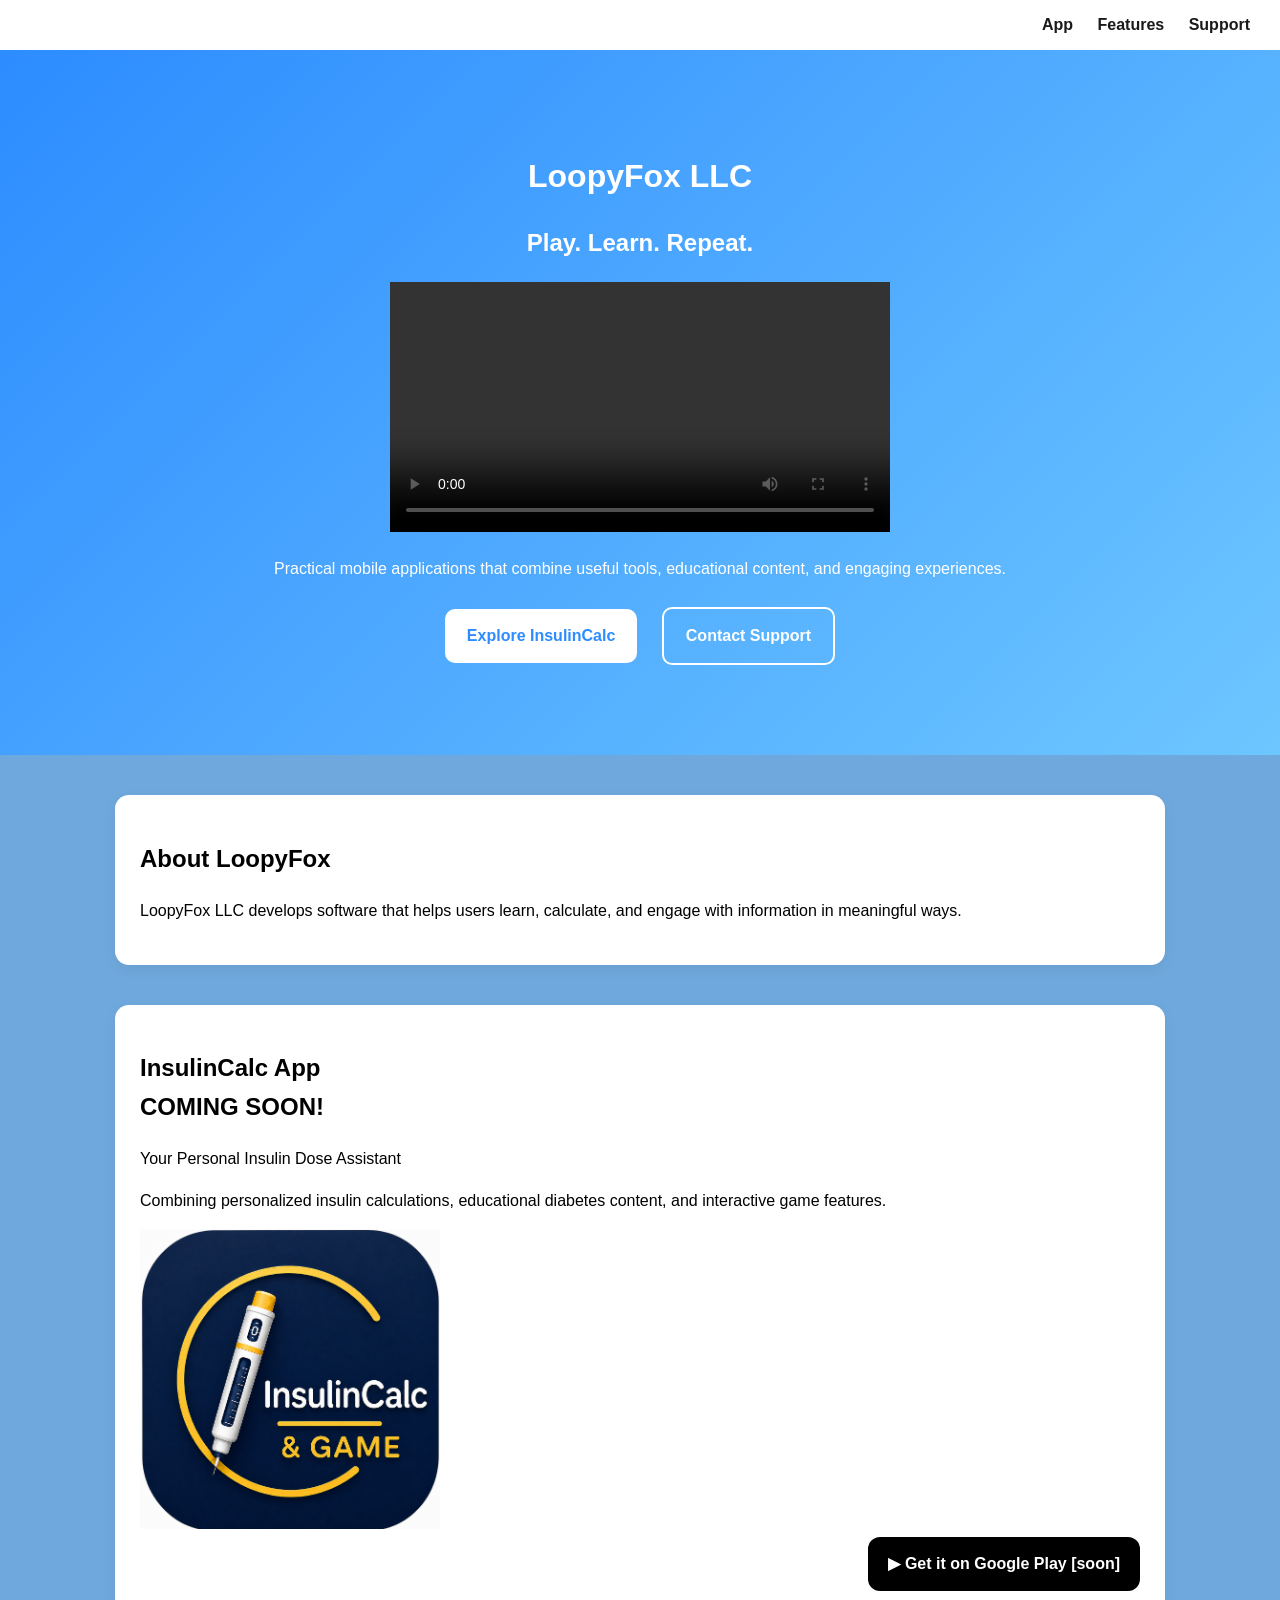
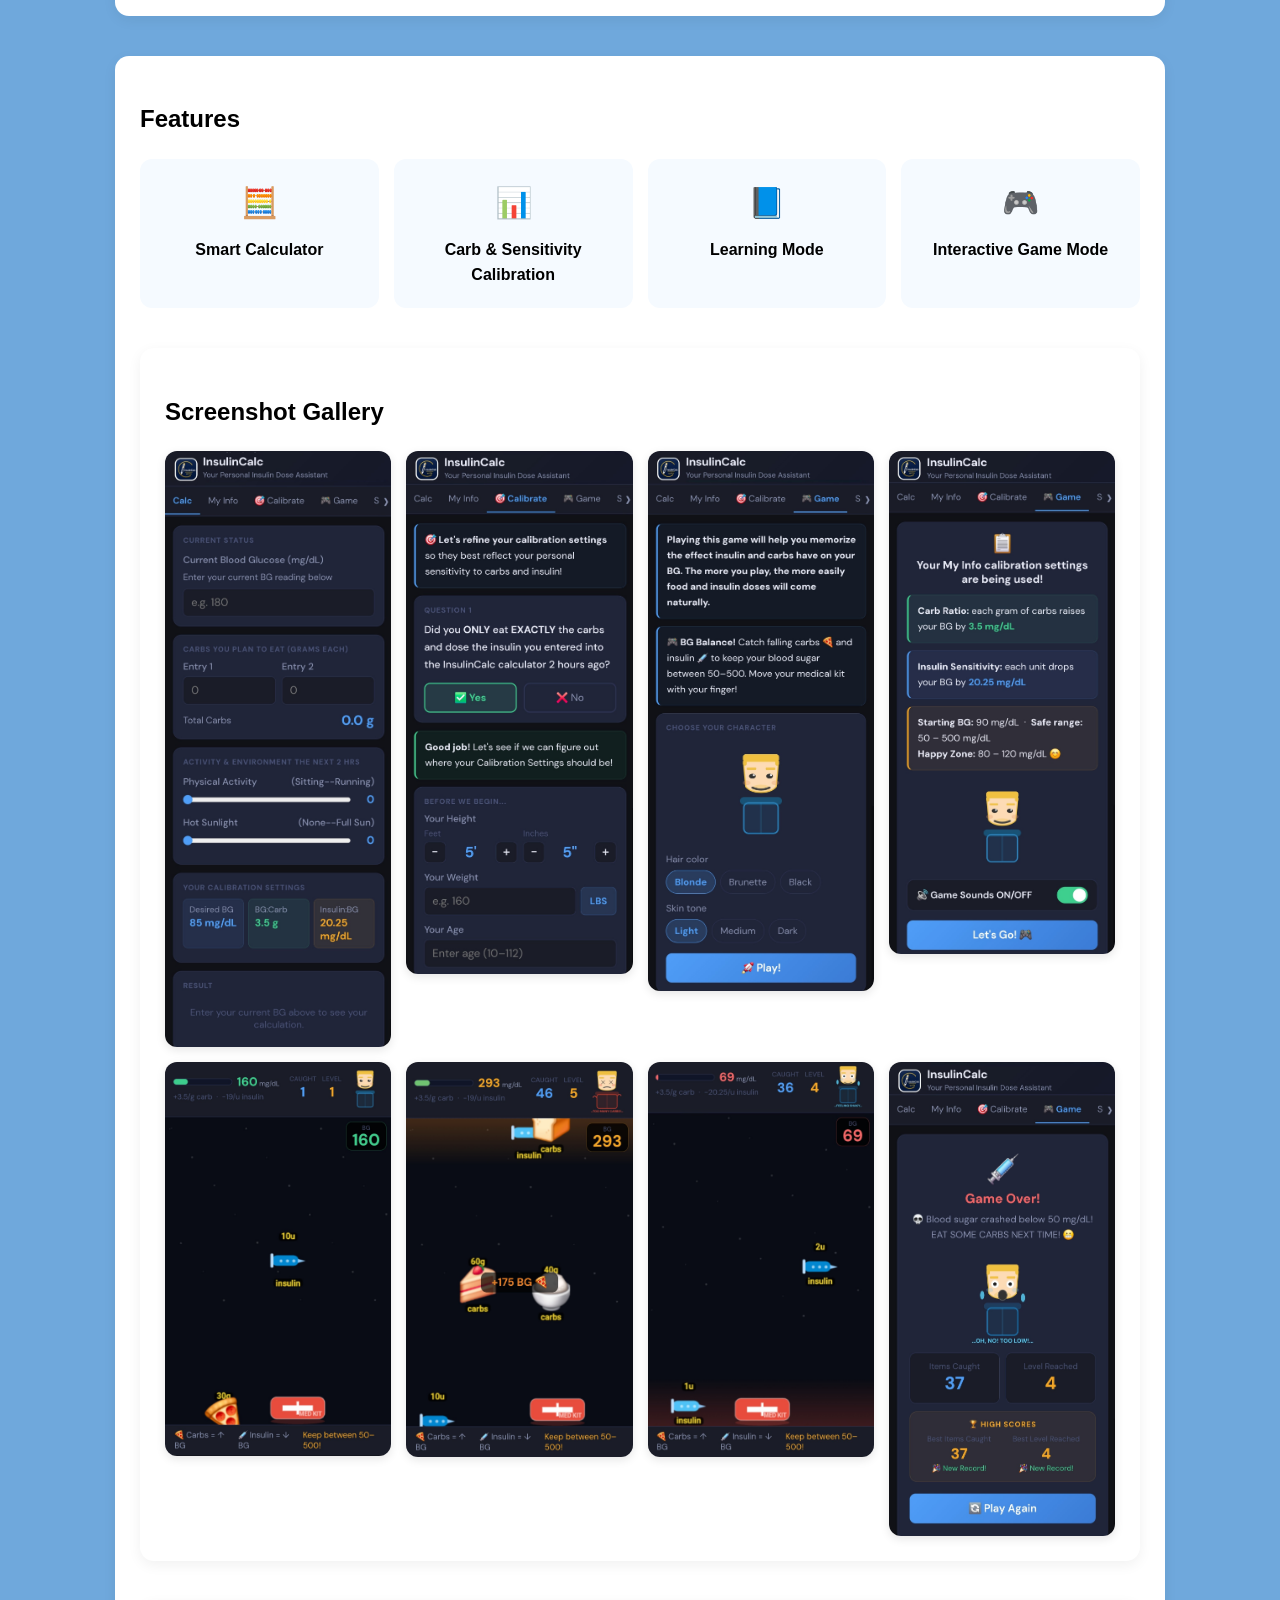
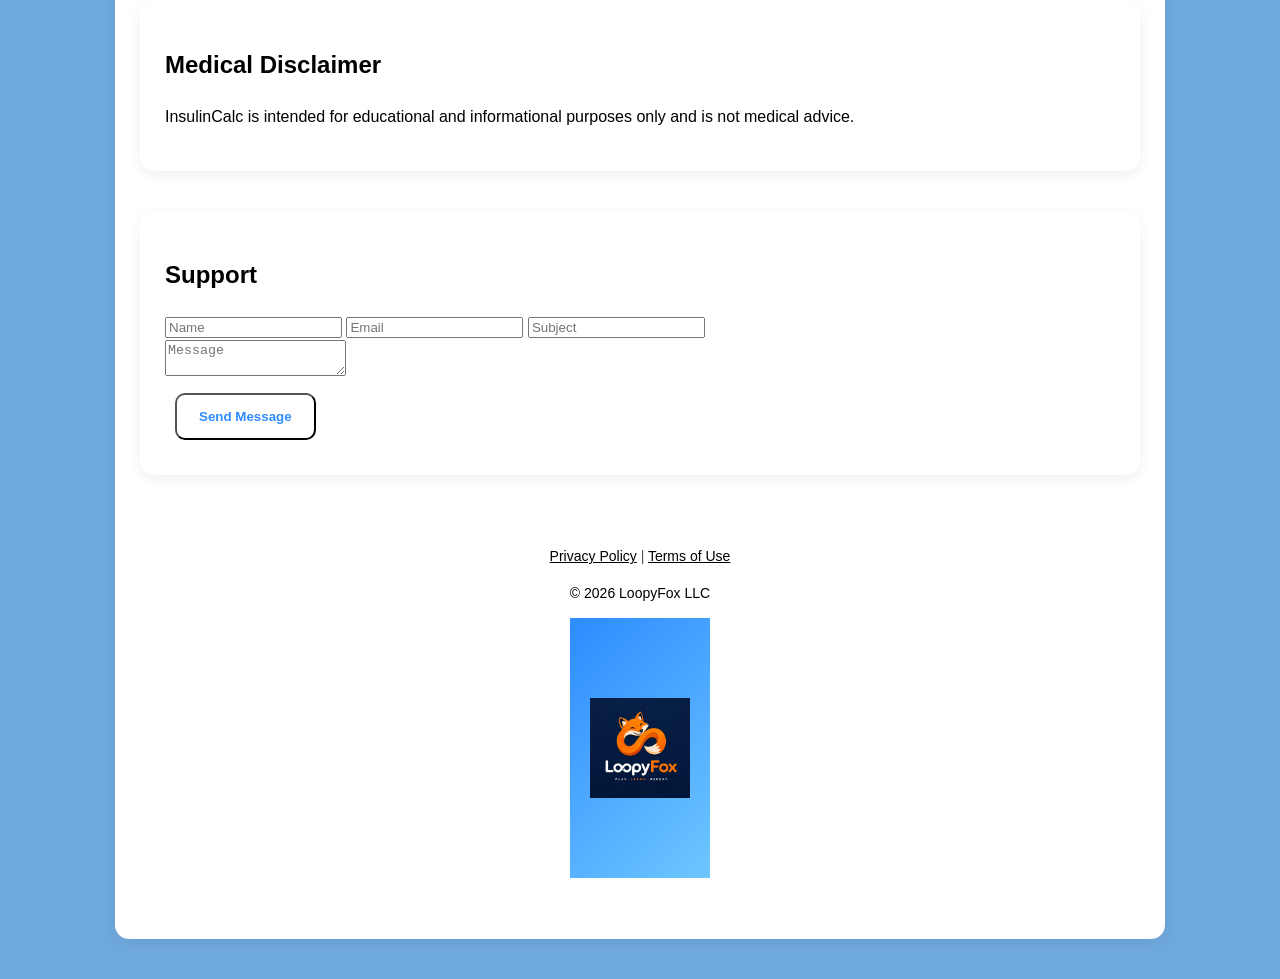
<file: index.html>
<!DOCTYPE html>
<html lang="en">
<head>
<meta charset="UTF-8">
<meta name="viewport" content="width=device-width, initial-scale=1.0">
<title>LoopyFox LLC</title>
<link rel="stylesheet" href="css/style.css">
</head>
<body>
<nav>
  <div><strong>LoopyFox</strong></div>
  <div>
    <a href="#app">App</a>
    <a href="#features">Features</a>
    <a href="#support">Support</a>
  </div>
</nav>
<header class="hero">
<h1>LoopyFox LLC</h1>
<h2>Play. Learn. Repeat.</h2>

    <video controls playsinline class="responsive-video">
      <source src="images/LogoFoxWink.mp4" type="video/mp4">
    </video>
  
<p>Practical mobile applications that combine useful tools, educational content, and engaging experiences.</p>
<a href="#app" class="btn">Explore InsulinCalc</a>
<a href="#support" class="btn secondary">Contact Support</a>
</header>

<section>
<h2>About LoopyFox</h2>
<p>LoopyFox LLC develops software that helps users learn, calculate, and engage with information in meaningful ways.</p>
</section>

<section id="app">
<h2>InsulinCalc App
<span class="sub">COMING SOON!</span>
  </h2>
<p>Your Personal Insulin Dose Assistant</p>
<p>Combining personalized insulin calculations, educational diabetes content, and interactive game features.</p>
  <img src="images/insulincalc_game_logo.png" width="300">
<div class="play-btn-container">
    <a href="#" class="play-btn">
        ▶ Get it on Google Play [soon]
    </a>
</div>
</section>

<section id="features">
<h2>Features</h2>
<div class="features">
  <div class="feature">
    <span>🧮</span>
    Smart Calculator
  </div>
  <div class="feature">
    <span>📊</span>
    Carb & Sensitivity Calibration
  </div>
  <div class="feature">
    <span>📘</span>
    Learning Mode
  </div>
  <div class="feature">
    <span>🎮</span>
    Interactive Game Mode
  </div>
</div>

<section>
<h2>Screenshot Gallery</h2>
<div class="gallery">
  <img src="images/calc_tab.jpg" width="300">
  <img src="images/calibrate_tab.jpg" width="300">
  <img src="images/game_intro_choose_avatar.jpg" width="300">
  <img src="images/game_intro_lets_go.jpg" width="300">
  <img src="images/game_in_the_zone.jpg" width="300">
  <img src="images/game_bg_getting_high.jpg" width="300">
  <img src="images/game_bg_going_low.jpg" width="300">
  <img src="images/game_over_too_low.jpg" width="300">
</div></section>

<section>
<h2>Medical Disclaimer</h2>
<p>InsulinCalc is intended for educational and informational purposes only and is not medical advice.</p>
</section>

<section id="support">
  <h2>Support</h2>
  <form action="https://formsubmit.co/4InsulinCalc@gmail.com" method="POST">
    <input
      type="text"
      name="name"
      placeholder="Name"
      required>
    <input
      type="email"
      name="email"
      placeholder="Email"
      required>
    <input
      type="text"
      name="subject"
      placeholder="Subject">
    
    <br>
    
    <textarea
      name="message"
      placeholder="Message"></textarea>
    
    <br>
    
    <button type="submit" class="btn">Send Message</button>
  </form>
</section>
<footer>
<a href="privacy.html">Privacy Policy</a> |
<a href="terms.html">Terms of Use</a>
<p>© 2026 LoopyFox LLC</p>
  <img src="images/loopyfox_logo_official.png" class="hero img" alt="InsulinCalc Logo" width=100>
</footer>
</body>
</html>
</file>
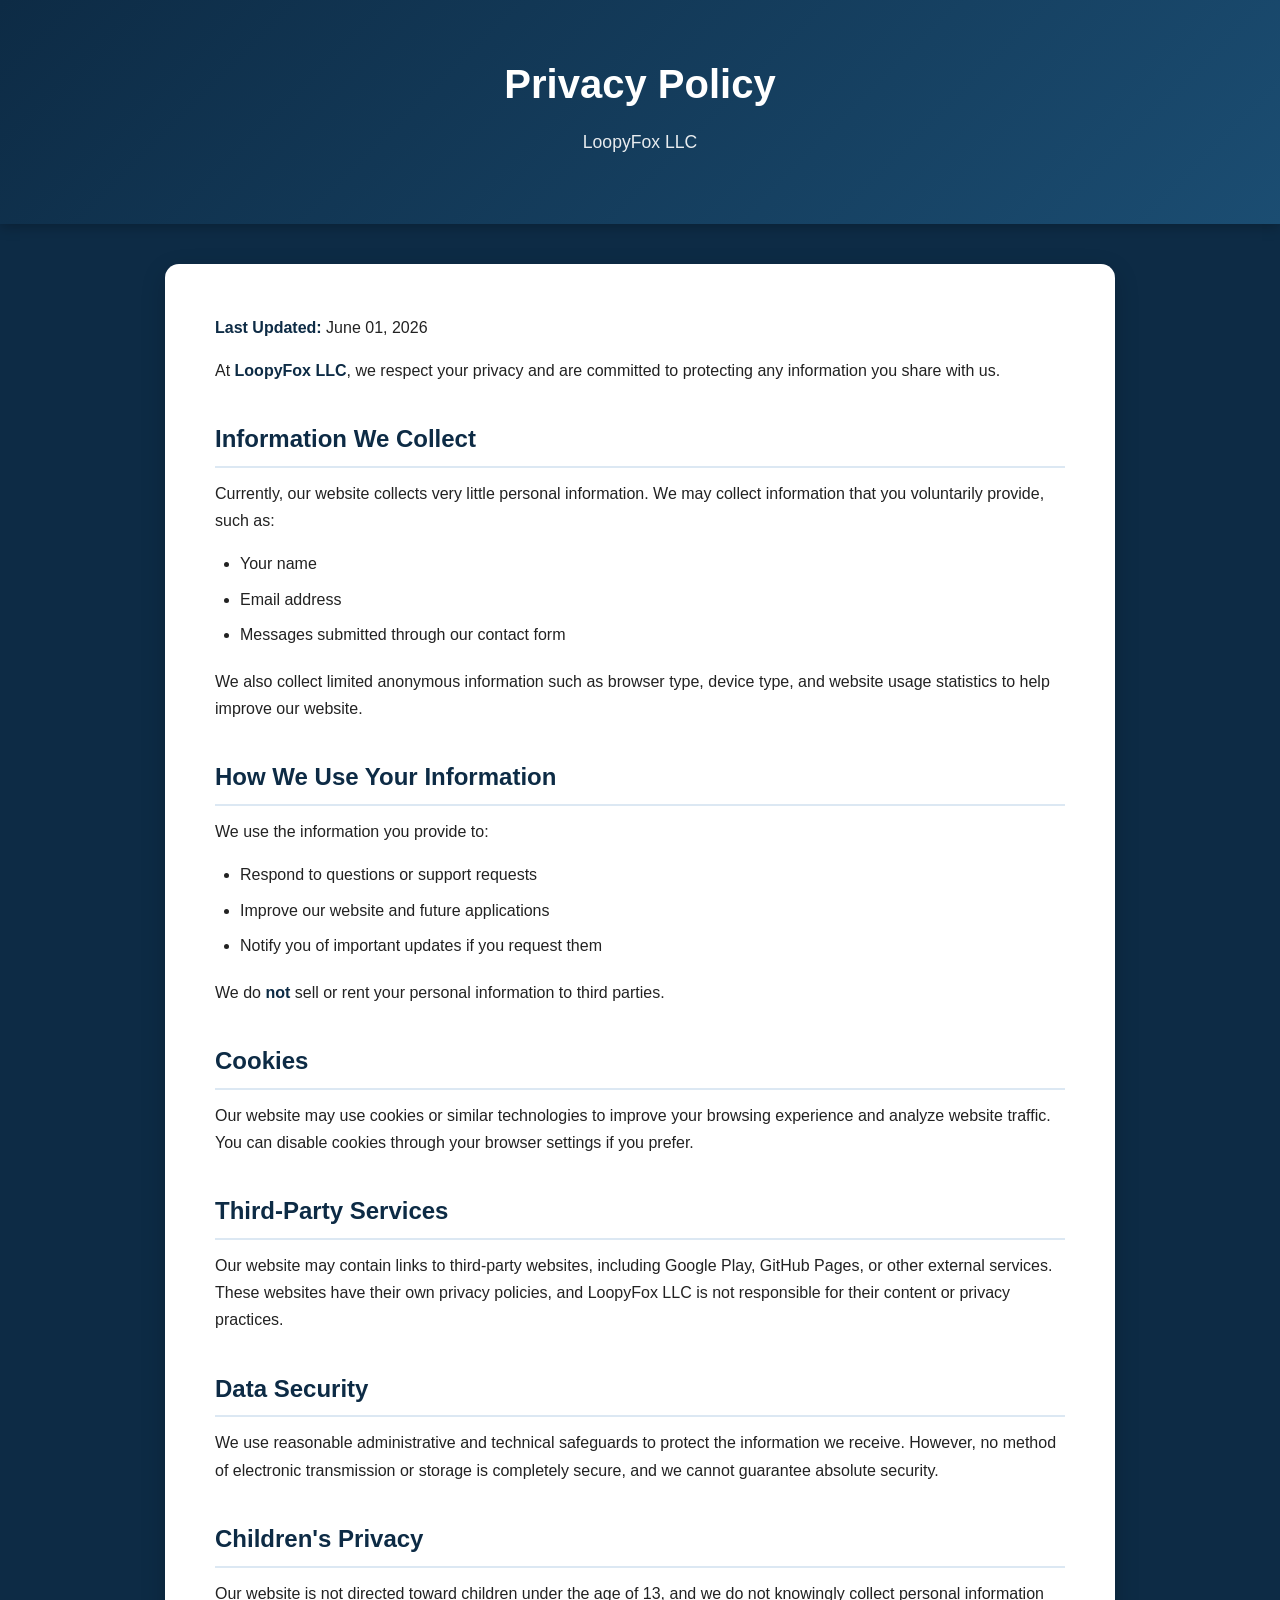
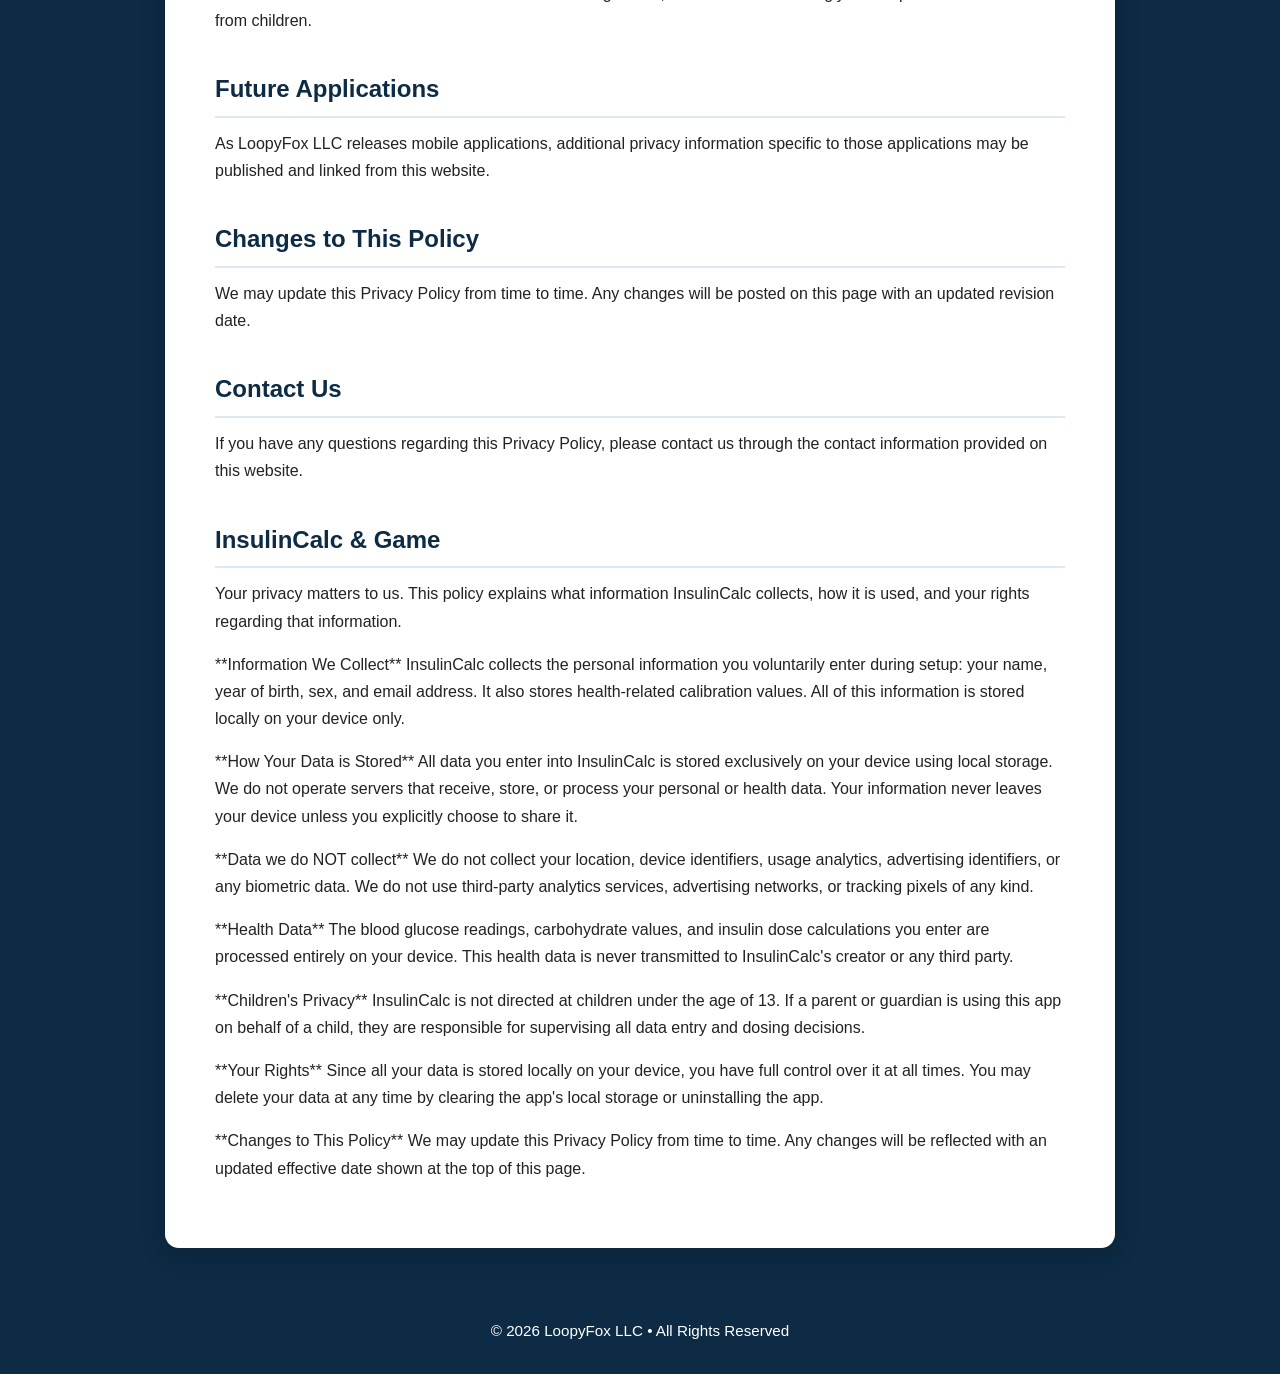
<file: privacy.html>
<!DOCTYPE html>
<html lang="en">
<head>
<meta charset="UTF-8">
<meta name="viewport" content="width=device-width, initial-scale=1.0">

<title>Privacy Policy | LoopyFox LLC</title>

<style>

*{
    margin:0;
    padding:0;
    box-sizing:border-box;
}

body{
    font-family:Arial, Helvetica, sans-serif;
    background:#0d2b45;
    color:#222;
    line-height:1.7;
}

header{
    background:linear-gradient(135deg,#0d2b45,#1b4d72);
    color:white;
    padding:50px 20px;
    text-align:center;
    box-shadow:0 3px 12px rgba(0,0,0,.25);
}

header h1{
    font-size:2.5rem;
    margin-bottom:10px;
}

header p{
    font-size:1.1rem;
    opacity:.9;
}

.container{
    max-width:950px;
    margin:40px auto;
    background:white;
    padding:50px;
    border-radius:14px;
    box-shadow:0 8px 25px rgba(0,0,0,.18);
}

h2{
    color:#0d2b45;
    margin-top:35px;
    margin-bottom:12px;
    border-bottom:2px solid #dce8f3;
    padding-bottom:6px;
}

p{
    margin-bottom:16px;
}

ul{
    margin-left:25px;
    margin-bottom:20px;
}

li{
    margin-bottom:8px;
}

strong{
    color:#0d2b45;
}

footer{
    text-align:center;
    color:white;
    padding:30px;
    margin-top:40px;
    font-size:.95rem;
}

a{
    color:#1b6ec2;
    text-decoration:none;
}

a:hover{
    text-decoration:underline;
}

@media (max-width:768px){

.container{
    margin:20px;
    padding:30px;
}

header h1{
    font-size:2rem;
}

}

</style>

</head>

<body>

<header>
    <h1>Privacy Policy</h1>
    <p>LoopyFox LLC</p>
</header>

<div class="container">

<p><strong>Last Updated:</strong> June 01, 2026</p>

<p>
At <strong>LoopyFox LLC</strong>, we respect your privacy and are committed
to protecting any information you share with us.
</p>

<h2>Information We Collect</h2>

<p>
Currently, our website collects very little personal information.
We may collect information that you voluntarily provide, such as:
</p>

<ul>
    <li>Your name</li>
    <li>Email address</li>
    <li>Messages submitted through our contact form</li>
</ul>

<p>
We also collect limited anonymous information such as browser type,
device type, and website usage statistics to help improve our website.
</p>

<h2>How We Use Your Information</h2>

<p>We use the information you provide to:</p>

<ul>
    <li>Respond to questions or support requests</li>
    <li>Improve our website and future applications</li>
    <li>Notify you of important updates if you request them</li>
</ul>

<p>
We do <strong>not</strong> sell or rent your personal information
to third parties.
</p>

<h2>Cookies</h2>

<p>
Our website may use cookies or similar technologies to improve your
browsing experience and analyze website traffic. You can disable cookies
through your browser settings if you prefer.
</p>

<h2>Third-Party Services</h2>

<p>
Our website may contain links to third-party websites, including
Google Play, GitHub Pages, or other external services.
These websites have their own privacy policies, and LoopyFox LLC
is not responsible for their content or privacy practices.
</p>

<h2>Data Security</h2>

<p>
We use reasonable administrative and technical safeguards to protect the
information we receive. However, no method of electronic transmission or
storage is completely secure, and we cannot guarantee absolute security.
</p>

<h2>Children's Privacy</h2>

<p>
Our website is not directed toward children under the age of 13, and
we do not knowingly collect personal information from children.
</p>

<h2>Future Applications</h2>

<p>
As LoopyFox LLC releases mobile applications, additional privacy
information specific to those applications may be published and linked
from this website.
</p>

<h2>Changes to This Policy</h2>

<p>
We may update this Privacy Policy from time to time.
Any changes will be posted on this page with an updated revision date.
</p>

<h2>Contact Us</h2>

<p>
If you have any questions regarding this Privacy Policy,
please contact us through the contact information provided
on this website.
</p>


<h2>InsulinCalc & Game</h2>
        <p
          style={{ fontSize: 14, color: theme.textSecondary, lineHeight: 1.7 }}
        >
          Your privacy matters to us. This policy explains what information
          InsulinCalc collects, how it is used, and your rights regarding that
          information.
        </p>

        <p>
        **Information We Collect**
        InsulinCalc collects the personal information you voluntarily enter during setup: your name, year of birth, sex, and email address. It also stores health-related calibration values. All of this information is stored locally on your device only.
        </p>
        <p>
        **How Your Data is Stored**
        All data you enter into InsulinCalc is stored exclusively on your device using local storage. We do not operate servers that receive, store, or process your personal or health data. Your information never leaves your device unless you explicitly choose to share it.
        </p>
        <p>
        **Data we do NOT collect**
        We do not collect your location, device identifiers, usage analytics, advertising identifiers, or any biometric data. We do not use third-party analytics services, advertising networks, or tracking pixels of any kind.
        </p>
        <p>
        **Health Data**
        The blood glucose readings, carbohydrate values, and insulin dose calculations you enter are processed entirely on your device. This health data is never transmitted to InsulinCalc's creator or any third party.
        </p>
        <p>
        **Children's Privacy**
        InsulinCalc is not directed at children under the age of 13. If a parent or guardian is using this app on behalf of a child, they are responsible for supervising all data entry and dosing decisions.
        </p>
        <p>
        **Your Rights**
        Since all your data is stored locally on your device, you have full control over it at all times. You may delete your data at any time by clearing the app's local storage or uninstalling the app.
        </p>
        <p>
        **Changes to This Policy**
        We may update this Privacy Policy from time to time. Any changes will be reflected with an updated effective date shown at the top of this page.
        </p>
</div>

<footer>
    © 2026 LoopyFox LLC • All Rights Reserved
</footer>

</body>
</html>
</file>
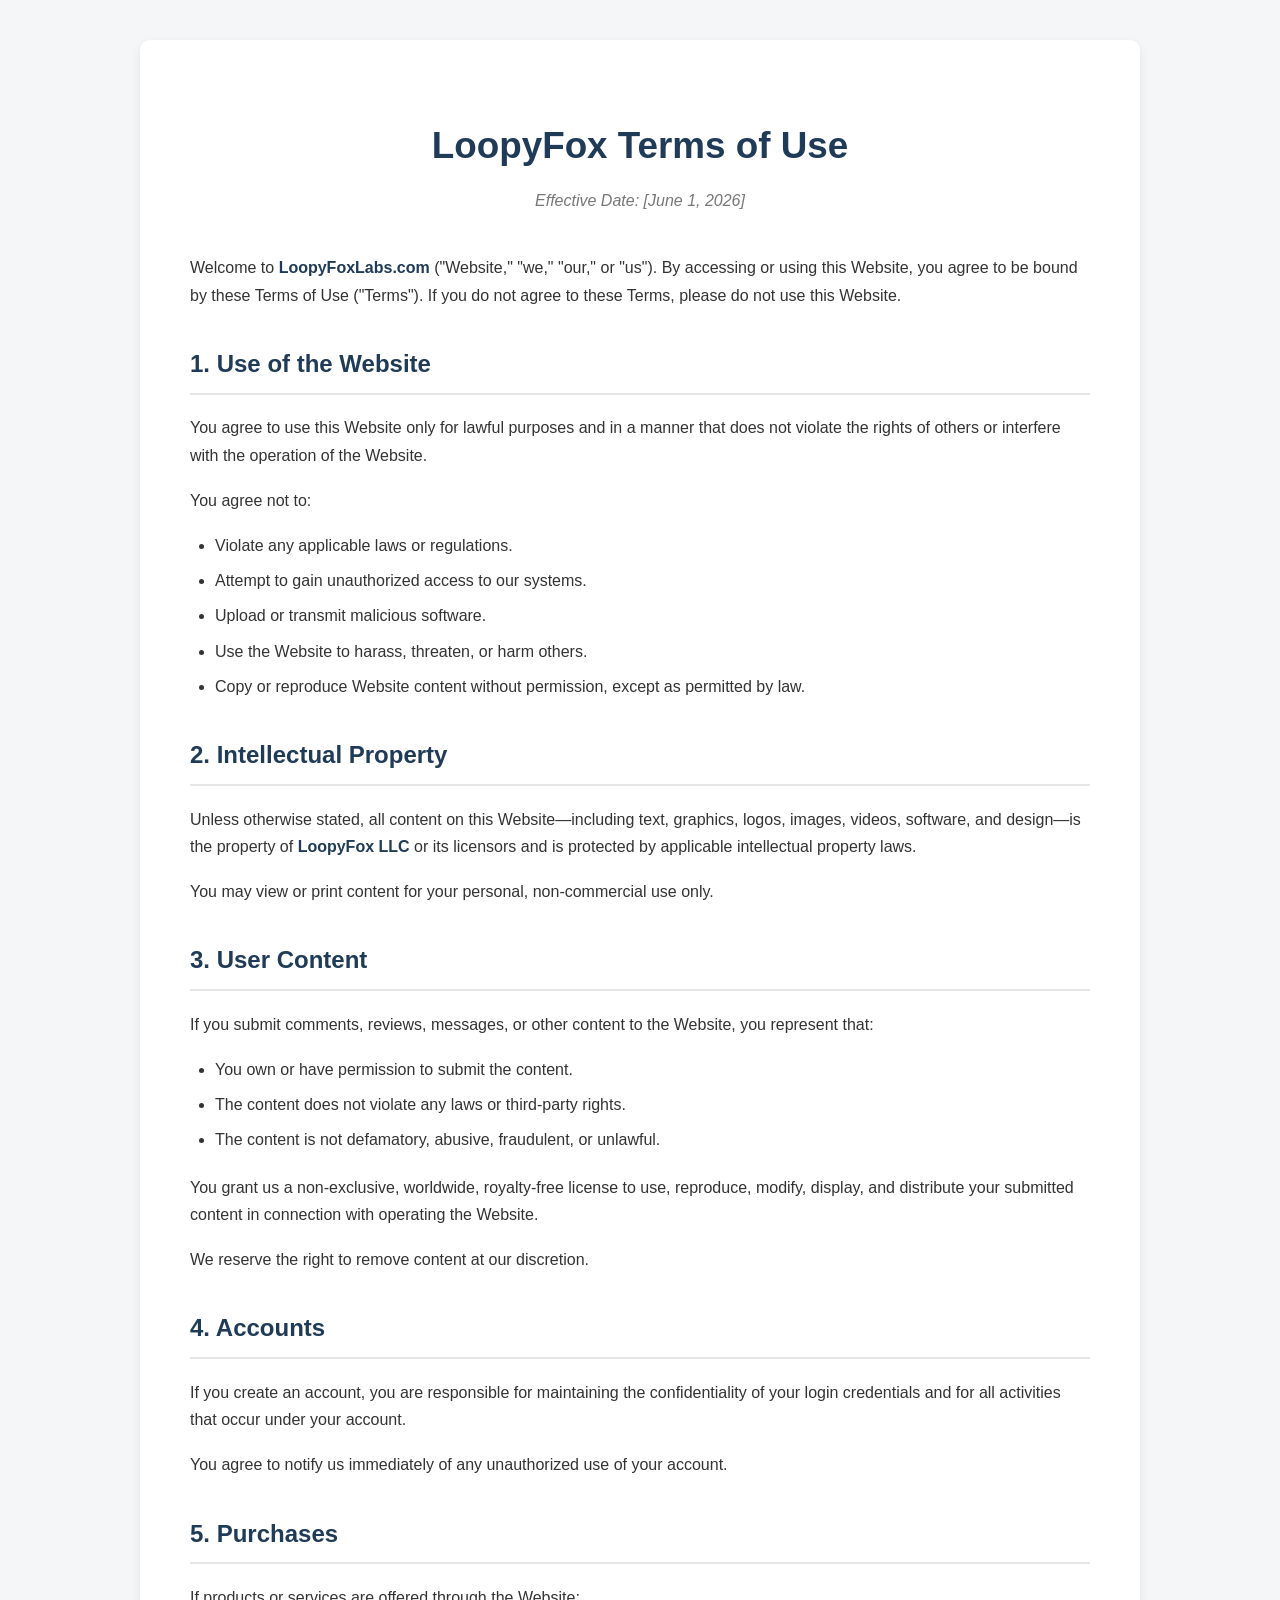
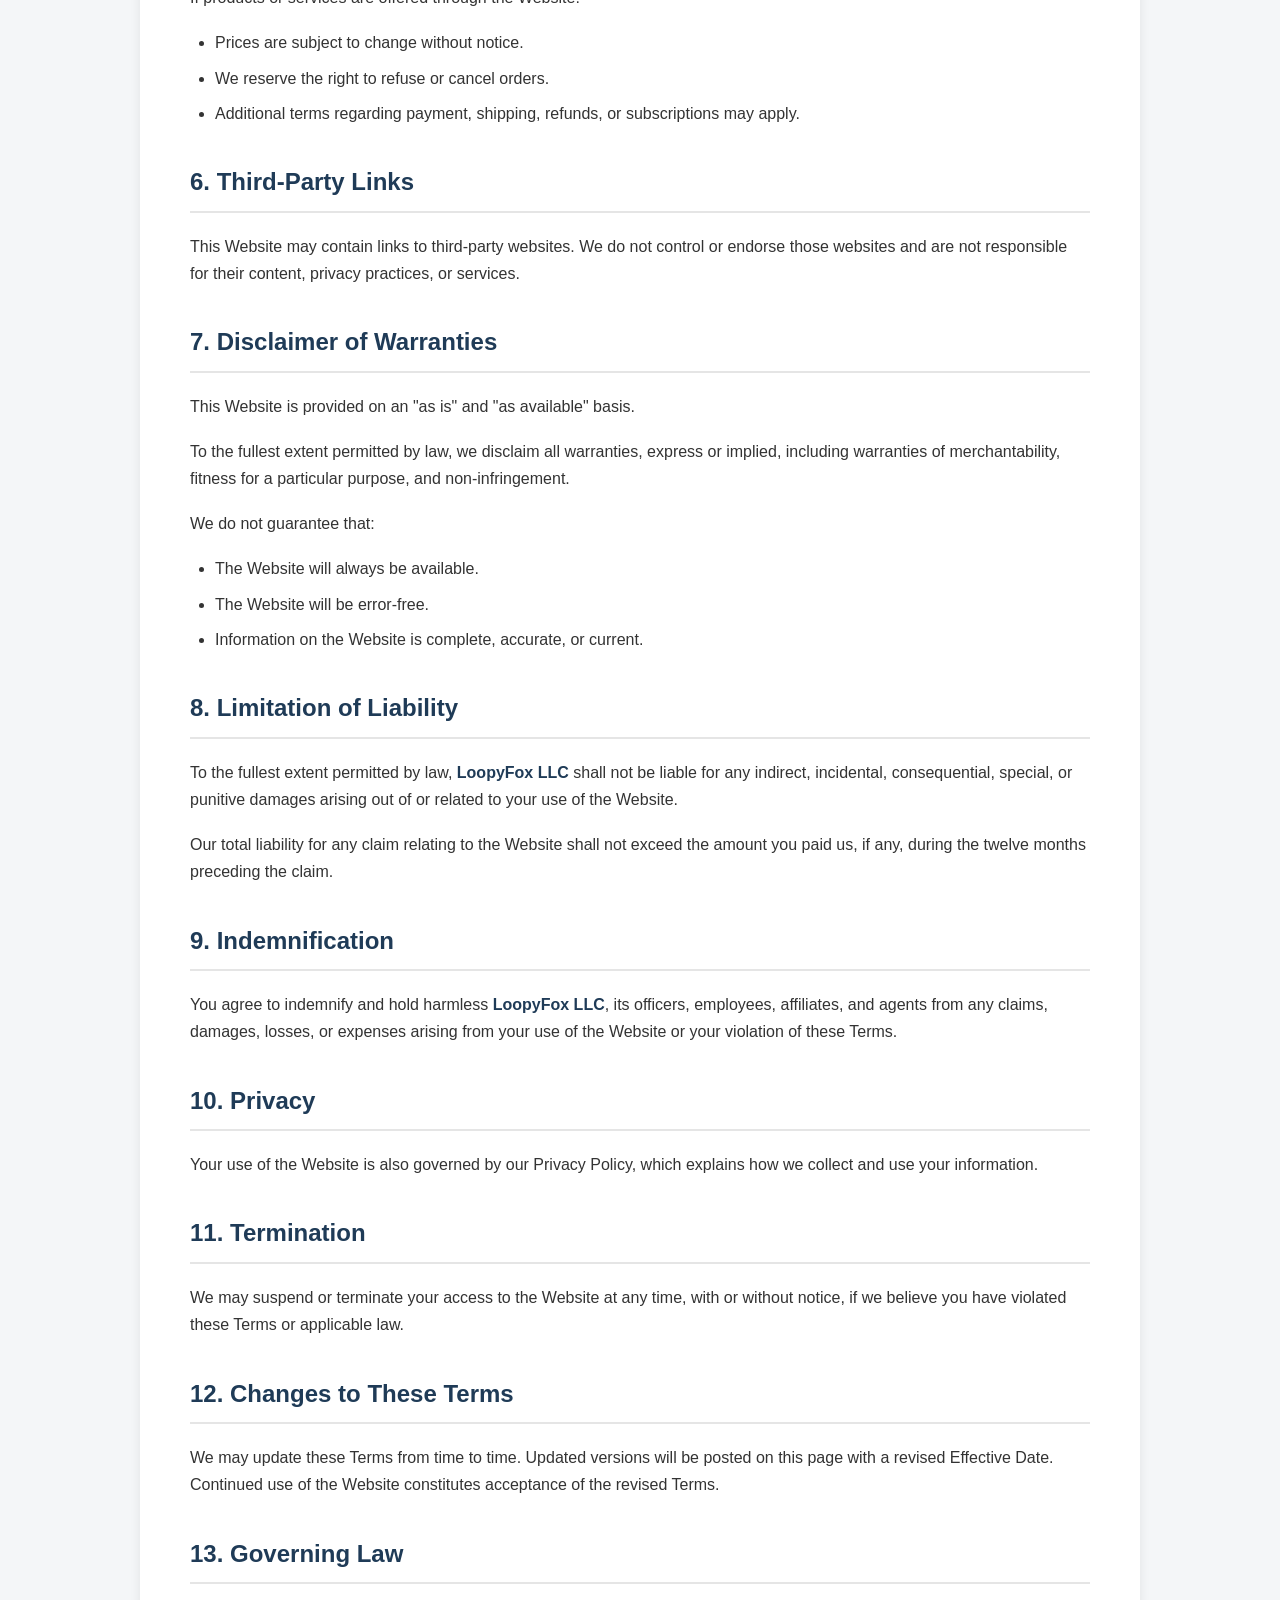
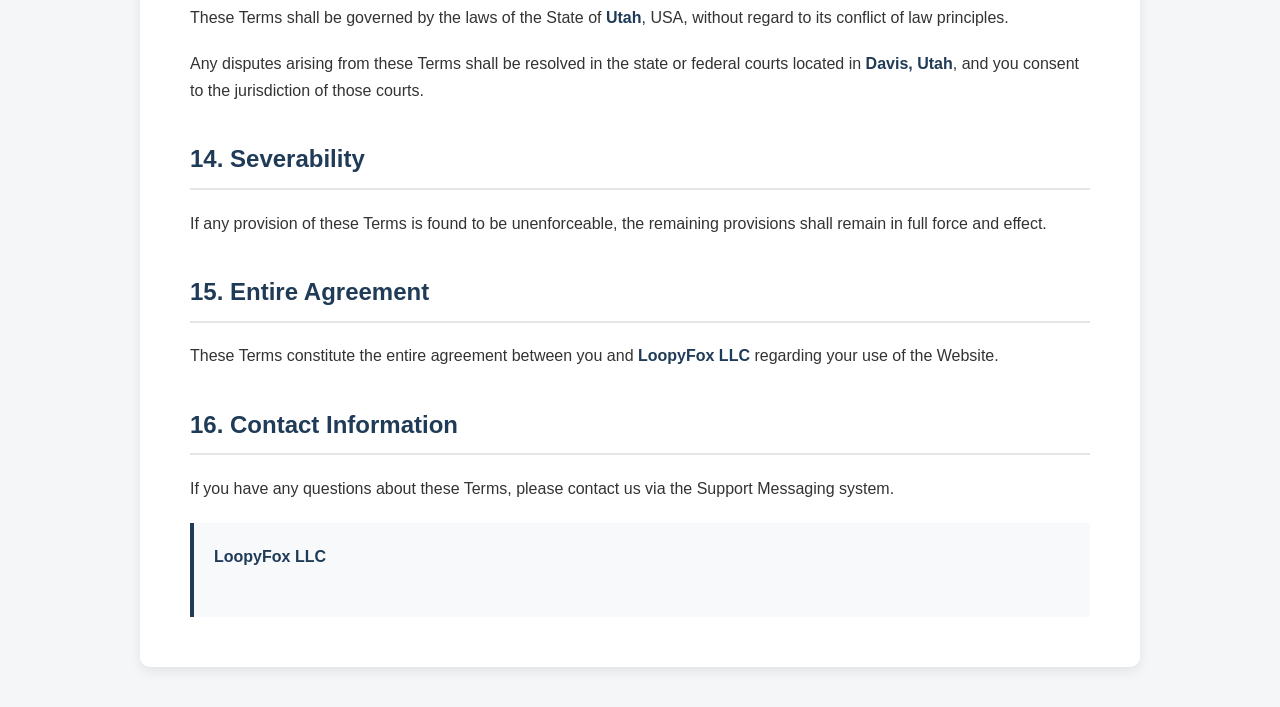
<file: terms.html>
<!DOCTYPE html>
<html lang="en">
<head>
<meta charset="UTF-8">
<meta name="viewport" content="width=device-width, initial-scale=1.0">
<title>LoopyFox Terms of Use</title>

<style>
    body {
        font-family: Arial, Helvetica, sans-serif;
        background: #f4f6f8;
        color: #333;
        margin: 0;
        padding: 40px 20px;
        line-height: 1.7;
    }

    .container {
        max-width: 900px;
        margin: auto;
        background: #ffffff;
        padding: 50px;
        border-radius: 10px;
        box-shadow: 0 4px 12px rgba(0,0,0,.08);
    }

    h1 {
        text-align: center;
        color: #1f3b57;
        margin-bottom: 10px;
        font-size: 2.3em;
    }

    .effective-date {
        text-align: center;
        color: #777;
        margin-bottom: 40px;
        font-style: italic;
    }

    h2 {
        color: #1f3b57;
        margin-top: 35px;
        border-bottom: 2px solid #e5e5e5;
        padding-bottom: 8px;
    }

    p {
        margin-bottom: 18px;
    }

    ul {
        margin-top: 10px;
        margin-bottom: 20px;
        padding-left: 25px;
    }

    li {
        margin-bottom: 8px;
    }

    .contact {
        background: #f8f9fb;
        border-left: 4px solid #1f3b57;
        padding: 20px;
        margin-top: 20px;
    }

    strong {
        color: #1f3b57;
    }

    @media (max-width:768px) {

        body {
            padding: 15px;
        }

        .container {
            padding: 25px;
        }

        h1 {
            font-size: 1.8em;
        }

    }
</style>

</head>
<body>

<div class="container">

<h1>LoopyFox Terms of Use</h1>

<div class="effective-date">
    Effective Date: [June 1, 2026]
</div>

<p>
Welcome to <strong>LoopyFoxLabs.com</strong> ("Website," "we," "our," or "us").
By accessing or using this Website, you agree to be bound by these Terms of Use ("Terms").
If you do not agree to these Terms, please do not use this Website.
</p>

<h2>1. Use of the Website</h2>

<p>
You agree to use this Website only for lawful purposes and in a manner that does not violate the rights of others or interfere with the operation of the Website.
</p>

<p>You agree not to:</p>

<ul>
    <li>Violate any applicable laws or regulations.</li>
    <li>Attempt to gain unauthorized access to our systems.</li>
    <li>Upload or transmit malicious software.</li>
    <li>Use the Website to harass, threaten, or harm others.</li>
    <li>Copy or reproduce Website content without permission, except as permitted by law.</li>
</ul>

<h2>2. Intellectual Property</h2>

<p>
Unless otherwise stated, all content on this Website—including text, graphics, logos, images, videos, software, and design—is the property of <strong>LoopyFox LLC</strong> or its licensors and is protected by applicable intellectual property laws.
</p>

<p>
You may view or print content for your personal, non-commercial use only.
</p>

<h2>3. User Content</h2>

<p>
If you submit comments, reviews, messages, or other content to the Website, you represent that:
</p>

<ul>
    <li>You own or have permission to submit the content.</li>
    <li>The content does not violate any laws or third-party rights.</li>
    <li>The content is not defamatory, abusive, fraudulent, or unlawful.</li>
</ul>

<p>
You grant us a non-exclusive, worldwide, royalty-free license to use, reproduce, modify, display, and distribute your submitted content in connection with operating the Website.
</p>

<p>
We reserve the right to remove content at our discretion.
</p>

<h2>4. Accounts</h2>

<p>
If you create an account, you are responsible for maintaining the confidentiality of your login credentials and for all activities that occur under your account.
</p>

<p>
You agree to notify us immediately of any unauthorized use of your account.
</p>

<h2>5. Purchases</h2>

<p>
If products or services are offered through the Website:
</p>

<ul>
    <li>Prices are subject to change without notice.</li>
    <li>We reserve the right to refuse or cancel orders.</li>
    <li>Additional terms regarding payment, shipping, refunds, or subscriptions may apply.</li>
</ul>

<h2>6. Third-Party Links</h2>

<p>
This Website may contain links to third-party websites. We do not control or endorse those websites and are not responsible for their content, privacy practices, or services.
</p>

<h2>7. Disclaimer of Warranties</h2>

<p>
This Website is provided on an "as is" and "as available" basis.
</p>

<p>
To the fullest extent permitted by law, we disclaim all warranties, express or implied, including warranties of merchantability, fitness for a particular purpose, and non-infringement.
</p>

<p>We do not guarantee that:</p>

<ul>
    <li>The Website will always be available.</li>
    <li>The Website will be error-free.</li>
    <li>Information on the Website is complete, accurate, or current.</li>
</ul>

<h2>8. Limitation of Liability</h2>

<p>
To the fullest extent permitted by law, <strong>LoopyFox LLC</strong> shall not be liable for any indirect, incidental, consequential, special, or punitive damages arising out of or related to your use of the Website.
</p>

<p>
Our total liability for any claim relating to the Website shall not exceed the amount you paid us, if any, during the twelve months preceding the claim.
</p>

<h2>9. Indemnification</h2>

<p>
You agree to indemnify and hold harmless <strong>LoopyFox LLC</strong>, its officers, employees, affiliates, and agents from any claims, damages, losses, or expenses arising from your use of the Website or your violation of these Terms.
</p>

<h2>10. Privacy</h2>

<p>
Your use of the Website is also governed by our Privacy Policy, which explains how we collect and use your information.
</p>

<h2>11. Termination</h2>

<p>
We may suspend or terminate your access to the Website at any time, with or without notice, if we believe you have violated these Terms or applicable law.
</p>

<h2>12. Changes to These Terms</h2>

<p>
We may update these Terms from time to time. Updated versions will be posted on this page with a revised Effective Date. Continued use of the Website constitutes acceptance of the revised Terms.
</p>

<h2>13. Governing Law</h2>

<p>
These Terms shall be governed by the laws of the State of <strong>Utah</strong>, USA, without regard to its conflict of law principles.
</p>

<p>
Any disputes arising from these Terms shall be resolved in the state or federal courts located in <strong>Davis, Utah</strong>, and you consent to the jurisdiction of those courts.
</p>

<h2>14. Severability</h2>

<p>
If any provision of these Terms is found to be unenforceable, the remaining provisions shall remain in full force and effect.
</p>

<h2>15. Entire Agreement</h2>

<p>
These Terms constitute the entire agreement between you and <strong>LoopyFox LLC</strong> regarding your use of the Website.
</p>

<h2>16. Contact Information</h2>

<p>
If you have any questions about these Terms, please contact us via the Support Messaging system.
</p>

<div class="contact">
    <strong>LoopyFox LLC</strong><br><br>
</div>

</div>

</body>
</html>
</file>
<file: css/style.css>
h2 .sub {display: block;}
/* ========================= GLOBAL STYLES ========================= */
body {margin: 0;font-family: Arial, sans-serif;background: #6fa8dc;color: #ffffff;line-height: 1.6;}
/* Make all text after hero section black */
section,section h2,section p,section div,section span,footer,footer p,footer a {color: #000;}
/* ========================= STICKY NAV BAR ========================= */
nav {position: sticky;top: 0;z-index: 1000;background: white;display: flex;justify-content: space-between;align-items: center;padding: 12px 20px;box-shadow: 0 2px 10px ba(0,0,0,0.08);}
nav a {margin: 0 10px;text-decoration: none;color: #1a1a1a;font-weight: bold;}
nav a:hover {color: #2d8cff;}
/* ========================= right-Justify Button: Get it on Google Play [soon] ========================= */
.play-btn-container {display: flex;justify-content: flex-end;width: 100%;}
/* ========================= HERO SECTION (GRADIENT) ========================= */
.hero {text-align: center;padding: 80px 20px;color: white;background: linear-gradient(135deg, #2d8cff, #6ec6ff);}
.hero img {margin-top: 20px;border-radius: 12px;}
.responsive-video {width: 75%;max-width: 500px;height: auto;}
/* ========================= BUTTONS (APP STYLE) ========================= */
.btn {display: inline-block;padding: 14px 22px;margin: 10px;background: #ffffff;color: #2d8cff;text-decoration: none;border-radius: 10px;font-weight: bold;transition: 0.2s;}
.btn:hover {transform: scale(1.05);}
.btn.secondary {background: transparent;border: 2px solid white;color: white;}
/* Google Play style button */
.play-btn {display: inline-flex;align-items: center;gap: 10px;padding: 14px 20px;background: #000;color: #fff;border-radius: 12px;text-decoration: none;font-weight: bold;}
/* ========================= SECTIONS (CARD STYLE) ========================= */
section {max-width: 1000px;margin: 40px auto;padding: 25px;background: white;border-radius: 14px;box-shadow: 0 4px 14px rgba(0,0,0,0.06);}
/* ========================= FEATURES WITH ICONS ========================= */
.features {display: grid;grid-template-columns: repeat(auto-fit, minmax(200px, 1fr));gap: 15px;}
.feature {padding: 20px;border-radius: 12px;background: #f5faff;text-align: center;font-weight: bold;}
.feature span {font-size: 30px;display: block;margin-bottom: 10px;}
/* ========================= GALLERY (RESPONSIVE) ========================= */
.gallery {display: grid;grid-template-columns: repeat(auto-fit, minmax(220px, 1fr));gap: 15px;}
.gallery img {width: 100%;border-radius: 12px;box-shadow: 0 3px 10px rgba(0,0,0,0.1);}
/* ========================= FOOTER ========================= */
footer {text-align: center;padding: 30px;font-size: 14px;color: #555;}
</file>
